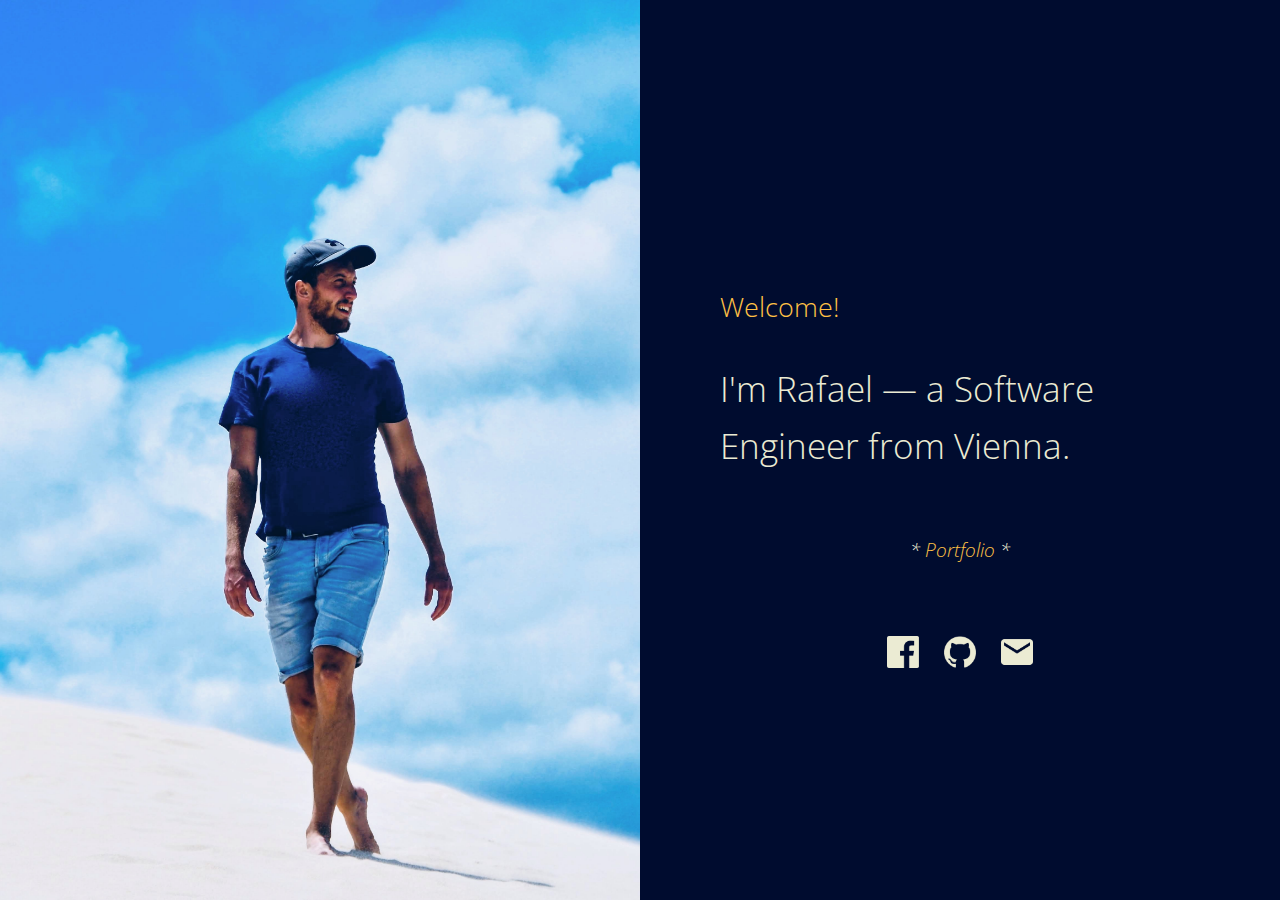
<file: index.html>
<html lang="en">

<head>
    <meta charset="utf-8">
    <title>Rafael Konlechner - Hello!</title>
    <meta name="description" content="Software Engineer, TU Wien, Living in Vienna, Austria">
    <meta name="viewport" content="width=device-width, initial-scale=1">
    <link href="https://fonts.googleapis.com/css?family=Merriweather:300" rel="stylesheet">
    <link href="https://fonts.googleapis.com/css?family=Open+Sans:300,400,500,600,800" rel="stylesheet">
    <link rel="icon" type="image/png" href="favicon.png">
    <link rel="stylesheet" href="styles.css">
</head>

<body>
    <div class="row">
        <div class="left"></div>
        <div class="right">
            <div class="inner">
                <h1>Welcome!</h1>
                <h2>I'm Rafael &mdash; a Software Engineer from Vienna.</h2>
                <div class="info">
                    <i>* <a href="portfolio.html">Portfolio</a> *</i>
                </div>
                <div class="links">
                    <a class="link facebook" href="https://www.facebook.com/rafael.konlechner" target="_blank"></a>
                    <a class="link github" href="https://github.com/rafaelkonlechner" target="_blank"></a>
                    <a class="link email" href="mailto:rafael.konlechner@tuwien.ac.at" target="_blank"></a>
                </div>
            </div>
        </div>
    </div>
</body>

</html>
</file>
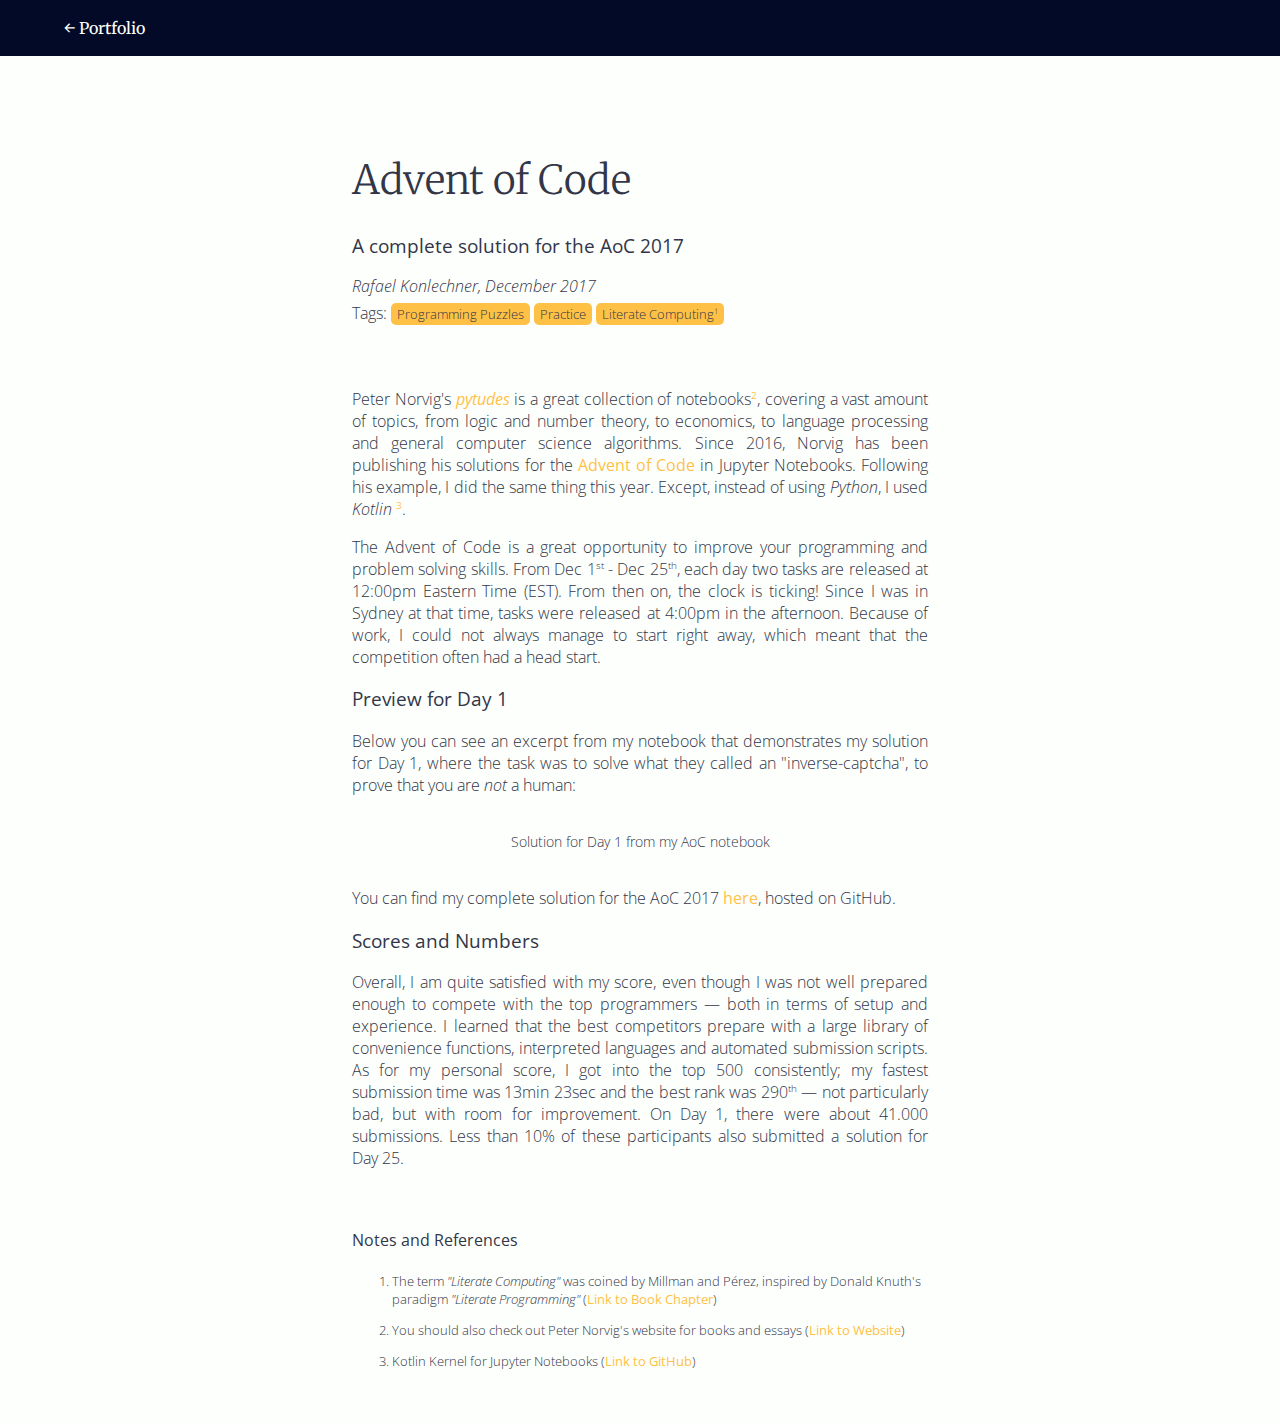
<file: advent-of-code-2017.html>
<html lang="en">

<head>
    <meta charset="utf-8">
    <title>Rafael Konlechner - Advent of Code 2017</title>
    <meta name="description" content="Advent of Code 2017, AoC 2017, Programming Puzzles, Practice, Literate Computing">
    <meta name="viewport" content="width=device-width, initial-scale=1">
    <link href="https://fonts.googleapis.com/css?family=Merriweather:300" rel="stylesheet">
    <link href="https://fonts.googleapis.com/css?family=Open+Sans:300,400,500,600,700,800" rel="stylesheet">
    <link rel="icon" type="image/png" href="favicon.png">
    <link rel="stylesheet" href="article.css">
</head>

<body>

    <header>
        <a href="portfolio.html">← Portfolio</a>
    </header>
    <article>
        <div class="header">
            <h1>Advent of Code</h1>
            <h2>A complete solution for the AoC 2017</h2>
            <div class="byline">
                <address class="author">Rafael Konlechner, December 2017</address>
            </div>
            Tags:
            <ul class="tags">
                <li><span class="tag">Programming Puzzles</span></li>
                <li><span class="tag">Practice</span></li>
                <li><span class="tag">Literate Computing<sup>1</sup></span></li>
            </ul>
        </div>
        <p>
            Peter Norvig's <em><a href="https://github.com/norvig/pytudes">pytudes</a></em> is a great collection of notebooks<sup><a href="#ref">2</a></sup>, covering a vast amount of topics, from logic and number theory, to economics, to language processing
            and general computer science algorithms. Since 2016, Norvig has been publishing his solutions for the <a href="http://www.adventofcode.com">Advent of
            Code</a> in Jupyter Notebooks. Following his example, I did the same thing this year. Except, instead of using <em>Python</em>, I used <em>Kotlin</em> <sup><a href="#ref">3</a></sup>.
        </p>
        <p>The Advent of Code is a great opportunity to improve your programming and problem solving skills. From Dec 1<sup>st</sup> - Dec 25<sup>th</sup>, each day two tasks are released at 12:00pm Eastern Time (EST). From then on, the clock is ticking!
            Since I was in Sydney at that time, tasks were released at 4:00pm in the afternoon. Because of work, I could not always manage to start right away, which meant that the competition often had a head start.
        </p>

        <h3>Preview for Day 1</h3>

        <p>Below you can see an excerpt from my notebook that demonstrates my solution for Day 1, where the task was to solve what they called an "inverse-captcha", to prove that you are <em>not</em> a human:
            <figure>
                <script src="https://gist.github.com/rafaelkonlechner/a06e7c2da5310a3e557f011b09c418a4.js"></script>
                <figcaption>Solution for Day 1 from my AoC notebook</figcaption>
            </figure>
            <p>
                You can find my complete solution for the AoC 2017 <a href="https://github.com/rafaelkonlechner/advent-of-code-2017/blob/master/Advent%20of%20Code%202017.ipynb">here</a>, hosted on GitHub.</p>

            <h3>Scores and Numbers</h3>

            <p>
                Overall, I am quite satisfied with my score, even though I was not well prepared enough to compete with the top programmers &mdash; both in terms of setup and experience. I learned that the best competitors prepare with a large library of convenience
                functions, interpreted languages and automated submission scripts. As for my personal score, I got into the top 500 consistently; my fastest submission time was 13min 23sec and the best rank was 290<sup>th</sup> &mdash;
                not particularly bad, but with room for improvement. On Day 1, there were about 41.000 submissions. Less than 10% of these participants also submitted a solution for Day 25.
            </p>
            <br/>
            <h4>Notes and References</h4>
            <ol id="ref" class="references">
                <li>The term <em>"Literate Computing"</em> was coined by Millman and Pérez, inspired by Donald Knuth's paradigm <em>"Literate Programming"</em> (<a href="https://osf.io/h9gsd/">Link to Book Chapter</a>)</li>
                <li>You should also check out Peter Norvig's website for books and essays (<a href="http://www.norvig.com">Link to Website</a>)</li>
                <li>Kotlin Kernel for Jupyter Notebooks (<a href="https://github.com/ligee/kotlin-jupyter">Link to GitHub</a>)</li>
            </ol>

    </article>
</body>

</html>
</file>
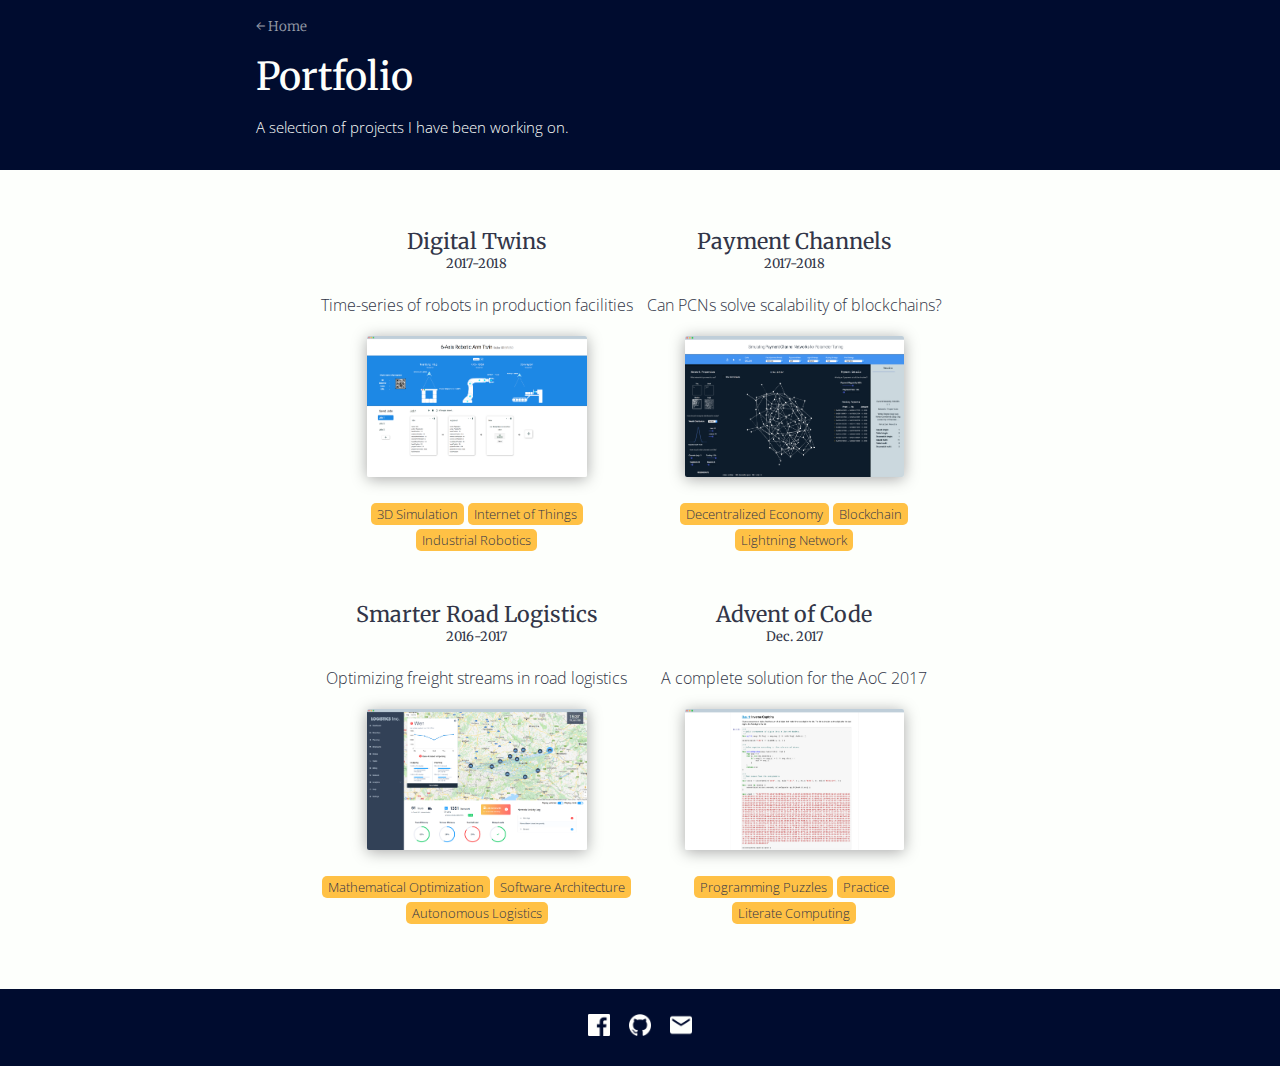
<file: portfolio.html>
<html lang="en">

<head>
    <meta charset="utf-8">
    <title>Rafael Konlechner - Portfolio</title>
    <meta name="description" content="Software Engineer, TU Wien, Living in Vienna, Austria">
    <meta name="viewport" content="width=device-width, initial-scale=1">
    <link href="portfolio.css" rel="stylesheet">
    <link href="https://fonts.googleapis.com/css?family=Merriweather:300" rel="stylesheet">
    <link href="https://fonts.googleapis.com/css?family=Open+Sans:300,400,500,600,700,800" rel="stylesheet">
    <link rel="icon" type="image/png" href="favicon.png">
</head>

<body>
    <header>
        <a href="index.html">← Home</a>
        <h1>Portfolio</h1>
        <h3>A selection of projects I have been working on.</h3>
    </header>
    <main>
        <div class="project">
            <a href="digital-twins.html">
                <h2>Digital Twins<br/><small>2017-2018</small></h2>Time-series of robots in production facilities
                <img class="zoom" src="assets/cdl-mint.png" /></a>
            <ul class="tags">
                <li><span class="tag">3D Simulation</span></li>
                <li><span class="tag">Internet of Things</span></li>
                <li><span class="tag">Industrial Robotics</span></li>
            </ul>
        </div>
        <div class="project">
            <a href="payment-channel-networks.html">
                <h2>Payment Channels<br/><small>2017-2018</small></h2>Can PCNs solve scalability of blockchains?
                <img class="zoom" src="assets/sim-pcn.png" /></a>
            <ul class="tags">
                <li><span class="tag">Decentralized Economy</span></li>
                <li><span class="tag">Blockchain</span></li>
                <li><span class="tag">Lightning Network</span></li>
            </ul>
        </div>
        <div class="project">
            <a href="smarter-road-logistics.html">
                <h2>Smarter Road Logistics<br/><small>2016-2017</small></h2>Optimizing freight streams in road logistics
                <img class="zoom" src="assets/smart-dispatch-1.png" /></a>
            <ul class="tags">
                <li><span class="tag">Mathematical Optimization</span></li>
                <li><span class="tag">Software Architecture</span></li>
                <li><span class="tag">Autonomous Logistics</span></li>
            </ul>
        </div>
        <div class="project">
            <a href="advent-of-code-2017.html">
                <h2>Advent of Code<br/><small>Dec. 2017</small></h2>A complete solution for the AoC 2017
                <img class="zoom" src="assets/advent-of-code-2017.png" /></a>
            <ul class="tags">
                <li><span class="tag">Programming Puzzles</span></li>
                <li><span class="tag">Practice</span></li>
                <li><span class="tag">Literate Computing</span></li>
            </ul>
        </div>
    </main>
    <footer>
        <div class="links">
            <a class="link facebook" href="https://www.facebook.com/rafael.konlechner" target="_blank"></a>
            <a class="link github" href="https://github.com/rafaelkonlechner" target="_blank"></a>
            <a class="link email" href="mailto:rafael.konlechner@tuwien.ac.at" target="_blank"></a>
        </div>
    </footer>
</body>

</html>
</file>
<file: styles.css>
:root {
    --icon-size: 28px;
}

body {
    color: #EBEBD3;
    background-color: #000c2f;
    margin: 0px;
    font-family: 'Open Sans', sans-serif;
    font-weight: lighter;
}

h1 {
    color: #FFC145;
    font-weight: 300;
    font-size: 1.4em;
}

h2 {
    font-weight: 300;
    font-size: 1.5em;
    line-height: 1.4em;
}

a {
    color: #FFC145;
    text-decoration: none;
}

.left {
    background: url('assets/profile-1.jpg');
    background-size: 100% auto;
    background-repeat: no-repeat;
    background-position: 50% 80%;
    width: 100%;
    height: 36%;
    float: left;
}

.right {
    width: 100%;
    height: 64%;
    float: left;
}

.inner {
    margin: 10% auto;
    width: 80%;
}

.info {
    margin-top: 5vh;
    text-align: center;
    font-size: 1.0em;
}

.links {
    margin-top: 5vh;
    width: 100%;
    text-align: center;
}

.link {
    display: inline-block;
    width: var(--icon-size);
    height: var(--icon-size);
    margin: calc(var(--icon-size) / 3);
}

@media only screen and (min-width: 375px) {
    h2 {
        line-height: 1.5em;
    }
    .inner {
        margin: 12% auto;
        width: 80%;
    }
    .info {
        margin-top: 7vh;
    }
    .links {
        margin-top: 7vh;
    }
}

@media only screen and (min-width: 414px) {
    h1 {
        font-size: 1.6em;
    }
    h2 {
        font-size: 1.8em;
    }
    .info {
        margin-top: 5vh;
        font-size: 1.2em;
    }
    .links {
        margin-top: 5vh;
    }
    .left {
        background-size: 100% auto;
    }
}

@media only screen and (min-width: 520px) {
    .inner {
        width: 65%;
    }
}

@media only screen and (min-width: 550px) {
    body {
        overflow: hidden;
    }
    h1 {
        font-size: 1.4em;
        margin: 40px auto;
    }
    h2 {
        font-size: 1.4em;
        line-height: 1.6em;
    }
    .left {
        width: 50%;
        height: 100%;
        background-size: auto 100%;
        background-position: center;
    }
    .right {
        width: 50%;
        height: 100%;
    }
    .info {
        font-size: 1.0em;
        margin: 10vh auto;
    }
    .inner {
        width: 80%;
        margin: 20vh auto;
    }
    .links {
        margin-top: 5vh;
    }
}

@media only screen and (min-width: 768px) {
    .inner {
        margin: 25vh auto;
    }
    .info {
        margin: 7vh auto;
    }
    .links {
        margin-top: 7vh;
    }
    :root {
        --icon-size: 32px;
    }
}

@media only screen and (min-width: 768px) and (min-height: 1024px) {
    .inner {
        margin: 35vh auto;
    }
    .info {
        margin: 7vh auto;
    }
    .links {
        margin-top: 7vh;
    }
    :root {
        --icon-size: 32px;
    }
}

@media only screen and (min-width: 1112px) {
    h1 {
        font-size: 1.7em;
        margin: 1.0em auto;
    }
    h2 {
        font-size: 2.2em;
        margin: 1.0em auto;
    }
    .inner {
        margin: 32vh auto;
        width: 75%;
    }
    .info {
        font-size: 1.2em;
    }
}

@media only screen and (min-width: 1600px) {
    h1 {
        font-size: 1.8em;
    }
    h2 {
        font-size: 2.6em;
        margin: 1.4em auto;
    }
    .inner {
        margin: 26vh auto;
        width: 65%;
    }
    .info {
        margin-top: 10vh;
        font-size: 1.4em;
    }
    .links {
        margin-top: 5vh;
    }
    :root {
        --icon-size: 42px;
    }
}

.facebook:hover, .github:hover, .email:hover {
    filter: brightness(70%);
}

.facebook {
    background-image: url('assets/facebook-1.png');
    background-size: var(--icon-size) var(--icon-size);
    background-repeat: no-repeat;
}

.github {
    background-image: url('assets/github-1.png');
    background-size: var(--icon-size) var(--icon-size);
    background-repeat: no-repeat;
}

.email {
    background-image: url('assets/email-1.png');
    background-size: var(--icon-size) var(--icon-size);
}
</file>
<file: article.css>
body {
    color: #323648;
    background-color: #FDFFFC;
    margin: 0px;
    font-family: 'Open Sans', sans-serif;
    font-weight: 300;
}

header {
    font-family: 'Merriweather', serif;
    color: #FDFFFC;
    background-color: #030A27;
    padding: 2vh 5%;
}

header a {
    color: #FDFFFC;
    text-decoration: none;
}

h1 {
    font-family: "Merriweather", serif;
    font-weight: 300;
    font-size: 2.0em;
}

h2 {
    font-size: 1.2em;
    font-weight: 400;
}

h3 {
    font-weight: 400;
}

h4 {
    font-weight: 400;
}

strong {
    font-weight: 600;
}

article {
    width: 85%;
    margin: 2vh auto;
}

p {
    text-align: justify;
}

a {
    color: #FFC145;
    text-decoration: none;
    font-weight: bolder;
}

sup {
    font-size: 0.6em;
}

.header {
    padding: 2vh 0 4vh 0;
}

.disclaimer {
    font-style: italic;
}

address {
    width: 100%;
}

figure {
    margin: 4vh auto;
    text-align: center;
}

figcaption {
    margin-top: 1vh;
    font-size: 0.9em;
}

blockquote {
    font-family: monospace;
    font-style: italic;
    font-size: 1.15em;
    margin-top: 2em;
    margin-bottom: 2em;
}

ul.tags {
    display: inline-block;
    list-style-type: none;
    margin: 5px auto;
    padding-left: 0;
}

ul.tags>li {
    display: inline-block;
    margin-bottom: 8px;
}

ol.references>li {
    margin: 1em auto;
    font-size: 0.8em;
}

.tag-description {
    font-size: 0.9em;
}

.tag {
    font-size: 0.8em;
    padding: 2px 6px;
    border-radius: 5px;
    color: #323648;
    background-color: #FFC145;
}

.clip {
    width: 70%;
    max-width: 576px;
}

.tripple-image {
    width: 30%;
}

.zoom {
    transition: transform .1s;
}

.zoom:hover {
    transform: scale(1.30);
}

.gist {
    box-shadow: 2px 2px 10px #d0d0d0;
}

.shadow {
    border-radius: 2px;
    box-shadow: 2px 2px 10px #d0d0d0;
}

.equation {
    display: inline-block;
    margin: auto 20px;
}

.schedule-wrapper {
    display: inline-block;
    vertical-align: top;
    width: 32%;
}

.schedule {
    margin: 0 auto;
    text-align: center;
    font-size: 0.5em;
}

@media only screen and (min-width: 667px) {
    h1 {
        font-size: 2.5em;
    }
    article {
        width: 65%;
        margin: 6vh auto;
    }
}

@media only screen and (min-width: 1200px) {
    article {
        width: 45%;
    }
}
</file>
<file: portfolio.css>
body {
    font-family: 'Open Sans', sans-serif;
    font-weight: 300;
    margin: 0px;
    color: #323648;
    background-color: #FDFFFC;
}

header {
    padding: 2vh 10%;
    color: #FDFFFC;
    background-color: #000c2f;
}

header a {
    opacity: 0.6;
    font-family: 'Merriweather', serif;
    font-size: smaller;
    color: #FDFFFC;
}

main {
    width: 85%;
    margin: 4vh auto;
}

footer {
    width: 100%;
    padding: 2vh 0;
    color: #FDFFFC;
    background-color: #000c2f;
    text-align: center;
}

h1 {
    font-family: 'Merriweather', serif;
    font-weight: 500;
    font-size: 2.4em;
    line-height: 0.8em;
}

h2 {
    font-family: 'Merriweather', serif;
    font-weight: 400;
    font-size: 1.35em;
    margin-bottom: 0.4em;
}

h2>small {
    font-size: 0.6em;
}

h3 {
    font-weight: lighter;
    font-size: 0.95em;
}

p {
    line-height: 2em;
}

a {
    color: #323648;
    text-decoration: none;
}

a:active {
    color: #323648;
}

.project {
    display: inline-block;
    vertical-align: top;
    text-align: center;
    width: 100%;
    margin-bottom: 2vh;
}

.zoom {
    transition: transform .1s;
}

.zoom:hover {
    transform: scale(1.05);
}

.project img {
    width: 70%;
    margin: 20px;
    border-radius: 2px;
    box-shadow: 0px 2px 15px #A8A8A8;
}

@media only screen and (min-width: 768px) {
    main {
        width: 80%;
    }
    h2 {
        margin: 1em auto;
    }
    .project {
        width: 49%;
    }
}

@media only screen and (min-width: 980px) {
    header {
        padding: 2vh 20%;
    }
    main {
        width: 50%;
    }
}

ul.tags {
    list-style-type: none;
    margin: 5px auto;
    padding-left: 0;
}

ul.tags>li {
    display: inline-block;
    margin-bottom: 8px;
}

.tag {
    font-size: 0.8em;
    padding: 2px 6px;
    border-radius: 5px;
    color: #323648;
    background-color: #FFC145;
}

:root {
    --icon-size: 22px;
}

.links {
    display: inline-block;
}

.link {
    display: inline-block;
    width: var(--icon-size);
    height: var(--icon-size);
    margin: calc(var(--icon-size) / 3);
}

.facebook:hover, .github:hover, .email:hover {
    filter: brightness(70%);
}

.facebook {
    background-image: url('assets/facebook-bright.png');
    background-size: var(--icon-size) var(--icon-size);
    background-repeat: no-repeat;
}

.github {
    background-image: url('assets/github-bright.png');
    background-size: var(--icon-size) var(--icon-size);
    background-repeat: no-repeat;
}

.email {
    background-image: url('assets/email-bright.png');
    background-size: var(--icon-size) var(--icon-size);
    background-repeat: no-repeat;
}
</file>
